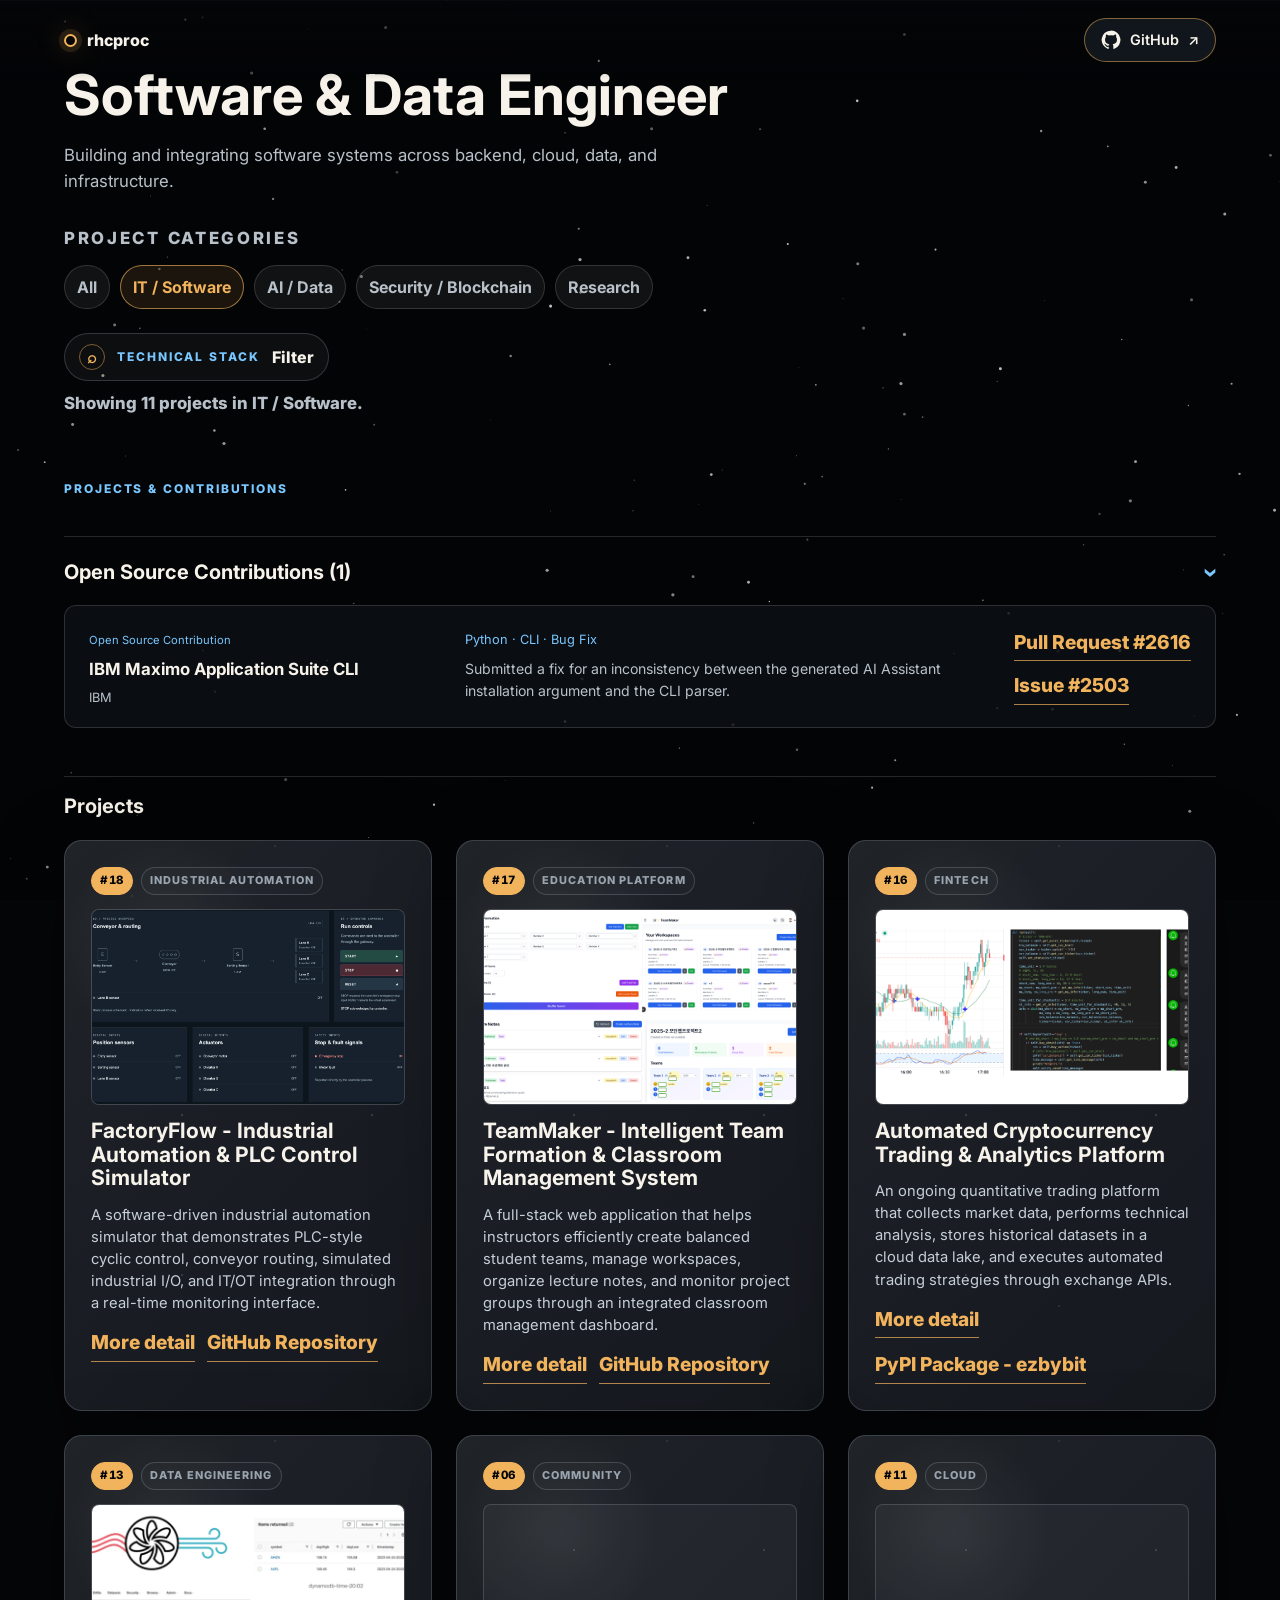
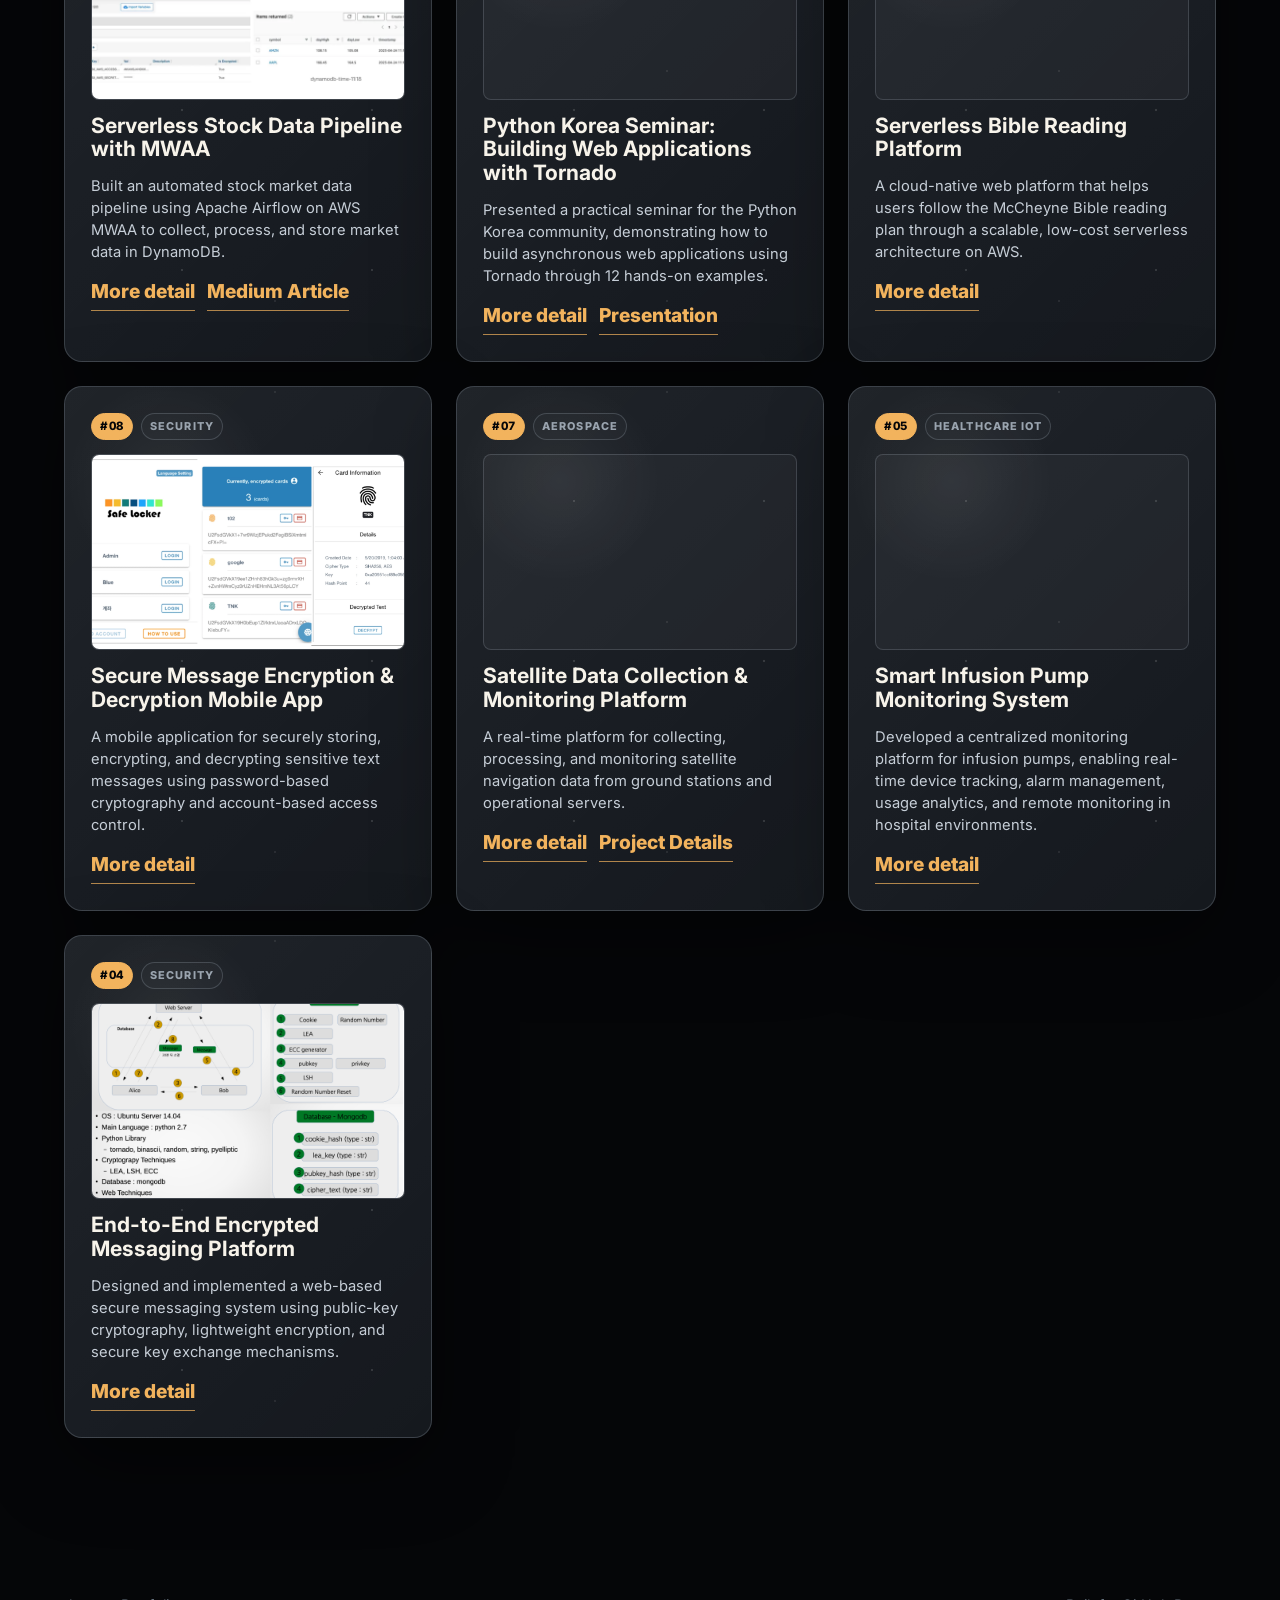
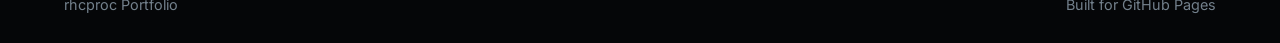
<file: index.html>
<!doctype html>
<html lang="en">
  <head>
    <meta charset="utf-8">
    <base href="/">
    <meta name="viewport" content="width=device-width, initial-scale=1">
    <meta name="description" content="A cinematic portfolio by RHCProc, featuring selected engineering projects.">
    <title>rhcproc | Portfolio</title>
    <link rel="preconnect" href="https://fonts.googleapis.com">
    <link rel="preconnect" href="https://fonts.gstatic.com" crossorigin>
    <link href="https://fonts.googleapis.com/css2?family=Inter:wght@400;500;600;700;800&display=swap" rel="stylesheet">
    <link rel="stylesheet" href="styles.css?v=20261025-1">
  </head>
  <body>
    <canvas class="starfield" aria-hidden="true"></canvas>

    <header class="site-header">
      <a class="brand" href="#top" aria-label="rhcproc home">
        <span class="brand-mark"></span>
        <span>rhcproc</span>
      </a>
      <a class="github-link" href="https://github.com/rhcproc" target="_blank" rel="noopener noreferrer" aria-label="Visit rhcproc on GitHub (opens in a new tab)">
        <svg width="20" height="20" viewBox="0 0 24 24" fill="currentColor" aria-hidden="true" focusable="false">
          <path d="M12 .75a11.25 11.25 0 0 0-3.558 21.922c.563.104.769-.244.769-.542 0-.267-.01-.975-.015-1.914-3.13.68-3.791-1.51-3.791-1.51-.512-1.3-1.25-1.646-1.25-1.646-1.023-.7.078-.686.078-.686 1.13.08 1.725 1.16 1.725 1.16 1.006 1.724 2.64 1.226 3.283.938.102-.73.394-1.227.716-1.51-2.499-.284-5.126-1.25-5.126-5.562 0-1.228.44-2.232 1.16-3.02-.116-.285-.503-1.43.11-2.98 0 0 .945-.302 3.094 1.154a10.78 10.78 0 0 1 5.63 0c2.148-1.456 3.091-1.154 3.091-1.154.615 1.55.228 2.695.112 2.98.722.788 1.158 1.792 1.158 3.02 0 4.323-2.631 5.275-5.138 5.554.404.35.766 1.04.766 2.097 0 1.514-.014 2.735-.014 3.107 0 .3.203.65.774.54A11.252 11.252 0 0 0 12 .75Z"/>
        </svg>
        <span>GitHub</span>
        <span aria-hidden="true">↗</span>
      </a>
    </header>

    <main id="top">

      <section id="about" class="section split-section">
        <div class="about-copy">
          <div class="portfolio-intro">
            <h1>Software &amp; Data Engineer</h1>
            <p>Building and integrating software systems across backend, cloud, data, and infrastructure.</p>
          </div>
          <nav class="category-panel" aria-label="Project categories">
            <p class="eyebrow">Project Categories</p>
            <ul class="skill-list" data-category-filters>
              <li><button type="button" data-category-filter="all" aria-pressed="false">All</button></li>
              <li><button type="button" data-category-filter="software" aria-pressed="true">IT / Software</button></li>
              <li><button type="button" data-category-filter="ai" aria-pressed="false">AI / Data</button></li>
              <li><button type="button" data-category-filter="security" aria-pressed="false">Security / Blockchain</button></li>
              <li><button type="button" data-category-filter="research" aria-pressed="false">Research</button></li>
            </ul>
          </nav>
          <details class="filter-panel">
            <summary>
              <span class="filter-icon" aria-hidden="true">⌕</span>
              <span class="eyebrow">Technical Stack</span>
              <span>Filter</span>
            </summary>
            <label class="filter-search">
              <span>Search stack</span>
              <input type="search" placeholder="Type a skill..." data-skill-search>
            </label>
            <div class="filter-progress" data-filter-progress hidden aria-hidden="true">
              <span></span>
            </div>
            <ul class="skill-list" aria-label="Technical skill filters" data-skill-filters>
            </ul>
          </details>
          <p class="filter-count" data-filter-count aria-live="polite"></p>
        </div>
      </section>


      <section id="projects" class="section">
        <p class="eyebrow">Projects &amp; Contributions</p>
        <div class="project-grid" data-project-grid>
        </div>
      </section>

      

      
    </main>

    <footer class="site-footer">
      <span>rhcproc Portfolio</span>
      <span>Built for GitHub Pages</span>
    </footer>

    <dialog class="project-modal" id="project-modal" aria-labelledby="modal-title">
      <div class="modal-shell">
        <button class="modal-close" type="button" data-close-modal aria-label="Close project detail">Close</button>
        <button class="modal-arrow modal-arrow-left" type="button" data-project-prev aria-label="Previous project">
          <span aria-hidden="true">&larr;</span>
        </button>
        <button class="modal-arrow modal-arrow-right" type="button" data-project-next aria-label="Next project">
          <span aria-hidden="true">&rarr;</span>
        </button>
        <div class="project-meta" id="modal-tags"></div>
        <h2 id="modal-title"></h2>
        <p class="modal-summary" id="modal-summary"></p>
        <figure class="modal-image-frame">
          <img id="modal-image" src="assets/stellar-hero.png" alt="">
        </figure>
        <dl class="project-details modal-details" id="modal-details"></dl>
        <div class="modal-body">
          <div>
            <h3>What it does</h3>
            <p id="modal-story"></p>
          </div>
          <div>
            <h3>Key outcomes</h3>
            <ul id="modal-outcomes"></ul>
          </div>
        </div>
        <div class="project-links modal-links" id="modal-links"></div>
      </div>
    </dialog>

    <script src="script.js?v=20261124-web3-projects"></script>
  </body>
</html>
</file>
<file: styles.css>
:root {
  color-scheme: dark;
  --bg: #050608;
  --panel: rgba(13, 17, 22, 0.78);
  --panel-strong: rgba(19, 24, 31, 0.92);
  --text: #f7f3ea;
  --muted: #b8c1c9;
  --faint: #73808c;
  --gold: #f2b35d;
  --blue: #79c7ff;
  --line: rgba(255, 255, 255, 0.14);
  --shadow: 0 24px 80px rgba(0, 0, 0, 0.45);
}

* {
  box-sizing: border-box;
}

html {
  scroll-behavior: smooth;
}

body {
  margin: 0;
  background: var(--bg);
  color: var(--text);
  font-family: Inter, system-ui, -apple-system, BlinkMacSystemFont, "Segoe UI", sans-serif;
  line-height: 1.5;
}

a {
  color: inherit;
  text-decoration: none;
}

.starfield {
  position: fixed;
  inset: 0;
  z-index: -2;
  background: #030406;
}

.site-header {
  position: fixed;
  top: 0;
  left: 0;
  right: 0;
  z-index: 20;
  display: flex;
  align-items: center;
  justify-content: space-between;
  gap: 24px;
  padding: 18px clamp(20px, 5vw, 72px);
  background: linear-gradient(180deg, rgba(5, 6, 8, 0.88), rgba(5, 6, 8, 0));
}

.brand,
.nav-links {
  display: flex;
  align-items: center;
}

.brand {
  gap: 10px;
  font-weight: 800;
  letter-spacing: 0;
}

.brand-mark {
  width: 13px;
  height: 13px;
  border: 2px solid var(--gold);
  border-radius: 50%;
  box-shadow: 0 0 0 5px rgba(242, 179, 93, 0.12), 0 0 28px rgba(242, 179, 93, 0.45);
}

.github-link {
  display: inline-flex;
  align-items: center;
  justify-content: center;
  gap: 9px;
  min-height: 44px;
  padding: 10px 16px;
  border: 1px solid rgba(242, 179, 93, 0.5);
  border-radius: 999px;
  background: var(--panel-strong);
  color: var(--text);
  font-size: 0.9rem;
  font-weight: 600;
}

.github-link:hover {
  border-color: var(--gold);
  background: #292016;
  color: var(--gold);
}

.github-link:focus-visible {
  outline: 2px solid var(--gold);
  outline-offset: 4px;
}

.nav-links {
  gap: clamp(14px, 3vw, 34px);
  color: var(--muted);
  font-size: 0.92rem;
  font-weight: 600;
}

.nav-links a:hover {
  color: var(--text);
}

.hero {
  position: relative;
  min-height: 92vh;
  display: grid;
  align-items: end;
  overflow: hidden;
  padding: 140px clamp(20px, 5vw, 72px) clamp(56px, 8vw, 92px);
}

.hero-image {
  position: absolute;
  inset: 0;
  width: 100%;
  height: 100%;
  object-fit: cover;
  z-index: -1;
  filter: saturate(0.95) contrast(1.08);
  transform: scale(1.02);
}

.hero-vignette {
  position: absolute;
  inset: 0;
  z-index: 0;
  background:
    radial-gradient(circle at 72% 42%, rgba(242, 179, 93, 0.08), transparent 24%),
    linear-gradient(90deg, rgba(5, 6, 8, 0.96) 0%, rgba(5, 6, 8, 0.64) 39%, rgba(5, 6, 8, 0.12) 72%),
    linear-gradient(180deg, rgba(5, 6, 8, 0.12), rgba(5, 6, 8, 0.86));
}

.hero-content {
  position: relative;
  z-index: 1;
  max-width: 860px;
}

.eyebrow {
  margin: 0 0 14px;
  color: var(--blue);
  font-size: 0.75rem;
  font-weight: 800;
  letter-spacing: 0.16em;
  text-transform: uppercase;
}

h1,
h2,
h3,
p {
  overflow-wrap: anywhere;
}

h1 {
  max-width: 920px;
  margin: 0;
  font-size: clamp(3.1rem, 9vw, 7.8rem);
  line-height: 0.9;
  letter-spacing: 0;
}

.hero-copy {
  max-width: 680px;
  margin: 28px 0 0;
  color: var(--muted);
  font-size: clamp(1rem, 2vw, 1.24rem);
}

.hero-actions,
.contact-actions,
.project-links {
  display: flex;
  flex-wrap: wrap;
  gap: 12px;
}

.hero-actions {
  margin-top: 34px;
}

.button {
  min-height: 46px;
  display: inline-flex;
  align-items: center;
  justify-content: center;
  border: 1px solid var(--line);
  border-radius: 8px;
  padding: 12px 18px;
  font-weight: 800;
  transition: transform 180ms ease, border-color 180ms ease, background 180ms ease;
}

.button:hover {
  transform: translateY(-2px);
}

.button.primary {
  background: var(--text);
  color: #07080a;
}

.button.secondary {
  background: rgba(255, 255, 255, 0.07);
  color: var(--text);
  backdrop-filter: blur(16px);
}

.intro-band {
  display: grid;
  grid-template-columns: repeat(3, minmax(0, 1fr));
  gap: 1px;
  background: var(--line);
  border-top: 1px solid var(--line);
  border-bottom: 1px solid var(--line);
}

.metric {
  min-height: 176px;
  padding: clamp(22px, 4vw, 42px);
  background: rgba(7, 9, 12, 0.86);
}

.metric span {
  color: var(--gold);
  font-weight: 800;
}

.metric strong {
  display: block;
  margin-top: 12px;
  font-size: 1.08rem;
}

.metric p {
  max-width: 360px;
  margin: 8px 0 0;
  color: var(--muted);
}

.section,
.contact-section {
  padding: clamp(70px, 10vw, 132px) clamp(20px, 5vw, 72px);
}

#about.section {
  padding-top: clamp(38px, 5vw, 72px);
  padding-bottom: clamp(14px, 2vw, 28px);
}

#projects.section {
  padding-top: clamp(18px, 3vw, 42px);
}

.section-heading {
  max-width: 760px;
  margin-bottom: 34px;
}

h2 {
  margin: 0;
  font-size: clamp(2.2rem, 5vw, 4.6rem);
  line-height: 0.98;
  letter-spacing: 0;
}

.section-heading p:not(.eyebrow),
.about-copy p {
  color: var(--muted);
  font-size: 1.05rem;
}

.project-grid {
  display: grid;
  grid-template-columns: repeat(3, minmax(0, 1fr));
  gap: clamp(16px, 2vw, 24px);
}

.project-card {
  position: relative;
  min-height: 370px;
  display: flex;
  flex-direction: column;
  gap: 14px;
  overflow: hidden;
  border: 1px solid rgba(183, 196, 210, 0.22);
  border-radius: 18px;
  padding: clamp(18px, 2.4vw, 26px);
  background:
    radial-gradient(circle at 28% 18%, rgba(255, 255, 255, 0.06), transparent 20%),
    linear-gradient(135deg, rgba(255, 255, 255, 0.065), rgba(255, 255, 255, 0.018)),
    rgba(18, 23, 29, 0.9);
  box-shadow: var(--shadow);
  opacity: 1;
  transition:
    opacity 260ms ease,
    transform 260ms ease,
    border-color 180ms ease,
    background 180ms ease;
  cursor: pointer;
}

.project-card::before {
  content: "";
  position: absolute;
  inset: 0;
  pointer-events: none;
  background-image:
    radial-gradient(circle, rgba(255, 255, 255, 0.24) 0 1px, transparent 1.6px),
    radial-gradient(circle, rgba(255, 255, 255, 0.14) 0 1px, transparent 1.5px);
  background-position: 22px 34px, 80px 120px;
  background-size: 190px 160px, 260px 230px;
  opacity: 0.56;
}

.project-card:hover {
  transform: translateY(-4px);
  border-color: rgba(183, 196, 210, 0.42);
}

.project-card.is-entering {
  animation: card-filter-in 360ms cubic-bezier(0.2, 0.8, 0.2, 1) both;
}

.project-card.featured {
  grid-row: span 2;
  min-height: 370px;
  background:
    radial-gradient(circle at 80% 16%, rgba(242, 179, 93, 0.18), transparent 28%),
    radial-gradient(circle at 25% 20%, rgba(121, 199, 255, 0.08), transparent 24%),
    linear-gradient(135deg, rgba(255, 255, 255, 0.075), rgba(255, 255, 255, 0.02)),
    rgba(18, 23, 29, 0.94);
}

.project-card-thumb {
  position: relative;
  z-index: 1;
  width: 100%;
  aspect-ratio: 16 / 10;
  margin: 0;
  overflow: hidden;
  border: 1px solid rgba(183, 196, 210, 0.2);
  border-radius: 8px;
  background: rgba(255, 255, 255, 0.04);
}

.project-card-thumb img {
  width: 100%;
  height: 100%;
  display: block;
  object-fit: cover;
}

.project-meta {
  position: relative;
  z-index: 1;
  display: flex;
  flex-wrap: wrap;
  gap: 8px;
  color: #9aa4af;
  font-size: clamp(0.68rem, 0.8vw, 0.78rem);
  font-weight: 800;
  letter-spacing: 0.1em;
  text-transform: uppercase;
}

.project-meta span {
  border: 1px solid rgba(183, 196, 210, 0.22);
  border-radius: 999px;
  padding: 7px 11px;
  background: rgba(255, 255, 255, 0.018);
}

.project-meta span:first-child {
  border-color: var(--gold);
  background: var(--gold);
  color: var(--bg);
  padding: 4px 8px;
  align-self: center;
  font-size: 0.72rem;
  font-weight: 800;
  font-variant-numeric: tabular-nums;
  letter-spacing: 0.06em;
}

.project-card .project-meta span {
  padding: 4px 8px;
}

.project-card h3 {
  position: relative;
  z-index: 1;
  margin: 0;
  font-size: clamp(1.28rem, 1.65vw, 1.72rem);
  line-height: 1.12;
}

.project-card p {
  position: relative;
  z-index: 1;
  margin: 0;
  color: #c6ced7;
  font-size: clamp(0.92rem, 1vw, 1.04rem);
  line-height: 1.5;
}

.project-card > .project-details {
  display: none;
}

.project-details {
  position: relative;
  z-index: 1;
  display: grid;
  gap: 14px;
  margin: auto 0 0;
}

.project-details div {
  display: grid;
  grid-template-columns: 150px 1fr;
  gap: 16px;
  border-top: 1px solid rgba(183, 196, 210, 0.2);
  padding-top: 20px;
}

dt {
  color: #8d98a4;
  font-size: 0.9rem;
  font-weight: 800;
  text-transform: uppercase;
}

dd {
  margin: 0;
  color: var(--text);
  font-size: clamp(1rem, 1.4vw, 1.35rem);
  font-weight: 600;
}

.project-links {
  position: relative;
  z-index: 1;
  align-items: center;
}

.project-links a,
.project-links button {
  appearance: none;
  border: 0;
  border-bottom: 1px solid rgba(242, 179, 93, 0.7);
  padding: 0 0 4px;
  background: transparent;
  border-bottom: 1px solid rgba(242, 179, 93, 0.7);
  color: var(--gold);
  font: inherit;
  font-size: clamp(1rem, 1.5vw, 1.25rem);
  font-weight: 800;
  cursor: pointer;
}

.project-modal {
  width: min(980px, calc(100vw - 32px));
  max-height: min(88vh, 900px);
  border: 1px solid rgba(183, 196, 210, 0.28);
  border-radius: 18px;
  padding: 0;
  overflow: hidden;
  color: var(--text);
  background: rgba(18, 23, 29, 0.98);
  box-shadow: 0 30px 120px rgba(0, 0, 0, 0.72);
}

.project-modal::backdrop {
  background: rgba(0, 0, 0, 0.72);
  backdrop-filter: blur(10px);
}

.modal-shell {
  position: relative;
  max-height: min(88vh, 900px);
  overflow-y: auto;
  padding: clamp(28px, 5vw, 58px);
  background:
    radial-gradient(circle at 86% 12%, rgba(242, 179, 93, 0.16), transparent 26%),
    radial-gradient(circle at 12% 20%, rgba(121, 199, 255, 0.1), transparent 28%);
}

.modal-shell::before {
  content: "";
  position: absolute;
  inset: 0;
  pointer-events: none;
  background-image: radial-gradient(circle, rgba(255, 255, 255, 0.22) 0 1px, transparent 1.6px);
  background-size: 210px 180px;
  opacity: 0.4;
}

.modal-close {
  position: sticky;
  top: 0;
  z-index: 3;
  float: right;
  border: 1px solid rgba(183, 196, 210, 0.28);
  border-radius: 999px;
  padding: 9px 14px;
  background: rgba(5, 6, 8, 0.72);
  color: var(--muted);
  font: inherit;
  font-weight: 800;
  cursor: pointer;
}

.modal-arrow {
  position: sticky;
  top: 50%;
  z-index: 4;
  width: 48px;
  height: 48px;
  display: flex;
  align-items: center;
  justify-content: center;
  border: 1px solid rgba(183, 196, 210, 0.24);
  border-radius: 50%;
  padding: 0;
  background: rgba(5, 6, 8, 0.78);
  color: var(--text);
  font: inherit;
  font-size: 1.3rem;
  font-weight: 900;
  cursor: pointer;
  transform: translateY(-50%);
  box-shadow: 0 12px 40px rgba(0, 0, 0, 0.36);
}

.modal-arrow-left {
  float: left;
  margin-left: calc(clamp(28px, 5vw, 58px) * -0.72);
}

.modal-arrow-right {
  float: right;
  margin-right: calc(clamp(28px, 5vw, 58px) * -2.05);
}

.modal-arrow:hover {
  border-color: rgba(242, 179, 93, 0.55);
  color: var(--gold);
}

.modal-arrow:disabled {
  opacity: 0.42;
  cursor: not-allowed;
}

.project-modal h2 {
  position: relative;
  z-index: 1;
  clear: both;
  max-width: 760px;
  margin-top: 34px;
}

.modal-summary {
  position: relative;
  z-index: 1;
  max-width: 780px;
  margin: 22px 0 36px;
  color: #c6ced7;
  font-size: clamp(1.1rem, 2vw, 1.45rem);
}

.modal-image-frame {
  position: relative;
  z-index: 1;
  width: 100%;
  aspect-ratio: 16 / 9;
  margin: 0 0 34px;
  overflow: hidden;
  border: 1px solid rgba(183, 196, 210, 0.2);
  border-radius: 14px;
  background: rgba(5, 6, 8, 0.55);
  box-shadow: inset 0 0 60px rgba(0, 0, 0, 0.28);
}

.modal-image-frame img {
  width: 100%;
  height: 100%;
  display: block;
  object-fit: contain;
}

.modal-details {
  margin-bottom: 34px;
}

.modal-body {
  position: relative;
  z-index: 1;
  display: grid;
  grid-template-columns: 1fr 1fr;
  gap: 28px;
  border-top: 1px solid rgba(183, 196, 210, 0.2);
  padding-top: 28px;
}

.modal-body h3 {
  margin: 0 0 12px;
  font-size: 1rem;
  color: #8d98a4;
  text-transform: uppercase;
}

.modal-body p,
.modal-body li {
  color: #c6ced7;
  font-size: 1rem;
}

.modal-body ul {
  display: grid;
  gap: 10px;
  margin: 0;
  padding-left: 20px;
}

.modal-links {
  margin-top: 34px;
}

.split-section {
  display: grid;
  grid-template-columns: 1fr;
  gap: clamp(30px, 6vw, 92px);
  border-top: 1px solid var(--line);
}

.filter-panel {
  width: 100%;
}

.filter-panel summary {
  display: inline-flex;
  align-items: center;
  gap: 12px;
  border: 1px solid rgba(183, 196, 210, 0.22);
  border-radius: 999px;
  padding: 10px 14px;
  background: rgba(255, 255, 255, 0.045);
  color: var(--text);
  font-weight: 800;
  cursor: pointer;
}

.filter-panel summary::marker {
  color: var(--gold);
}

.filter-panel summary .eyebrow {
  margin: 0;
}

.filter-icon {
  width: 26px;
  height: 26px;
  display: inline-flex;
  align-items: center;
  justify-content: center;
  border: 1px solid rgba(242, 179, 93, 0.48);
  border-radius: 50%;
  color: var(--gold);
  font-size: 1rem;
  line-height: 1;
}

.filter-search {
  max-width: 360px;
  display: grid;
  gap: 8px;
  margin-top: 18px;
  color: var(--faint);
  font-size: 0.82rem;
  font-weight: 800;
  text-transform: uppercase;
}

.filter-search input {
  width: 100%;
  border: 1px solid rgba(183, 196, 210, 0.22);
  border-radius: 999px;
  padding: 11px 14px;
  background: rgba(255, 255, 255, 0.06);
  color: var(--text);
  font: inherit;
  font-weight: 700;
}

.filter-search input::placeholder {
  color: var(--faint);
}

.filter-progress {
  width: min(360px, 100%);
  height: 3px;
  margin-top: 14px;
  overflow: hidden;
  border-radius: 999px;
  background: rgba(183, 196, 210, 0.13);
}

.filter-progress span {
  display: block;
  width: 100%;
  height: 100%;
  border-radius: inherit;
  background: linear-gradient(90deg, var(--blue), var(--gold));
  transform: scaleX(0);
  transform-origin: left;
}

.filter-progress.is-active span {
  animation: filter-progress 520ms cubic-bezier(0.2, 0.8, 0.2, 1) both;
}

.filter-count {
  min-height: 1.35em;
  margin: 10px 0 0;
  color: var(--muted);
  font-size: 0.88rem;
  font-weight: 800;
}

.skill-list {
  display: flex;
  flex-wrap: wrap;
  gap: 10px;
  margin: 14px 0 0;
  padding: 0;
  list-style: none;
}

.skill-list button {
  display: inline-flex;
  align-items: center;
  justify-content: center;
  gap: 8px;
  max-width: 100%;
  min-height: 44px;
  border: 1px solid var(--line);
  border-radius: 999px;
  padding: 8px 12px;
  background: rgba(255, 255, 255, 0.06);
  color: var(--muted);
  font: inherit;
  font-weight: 700;
  cursor: pointer;
}

.skill-list button span:first-child {
  min-width: 0;
  overflow-wrap: anywhere;
}

.skill-count {
  flex: 0 0 auto;
  min-width: 1.85em;
  border: 1px solid rgba(183, 196, 210, 0.18);
  border-radius: 999px;
  padding: 2px 7px;
  color: var(--blue);
  font-size: 0.78em;
  line-height: 1.2;
  text-align: center;
  background: rgba(121, 199, 255, 0.08);
}

.skill-list button:hover,
.skill-list button[aria-pressed="true"] {
  border-color: rgba(242, 179, 93, 0.62);
  color: var(--gold);
  background: rgba(242, 179, 93, 0.1);
}

.skill-list button:hover .skill-count,
.skill-list button[aria-pressed="true"] .skill-count {
  border-color: rgba(242, 179, 93, 0.36);
  color: var(--text);
  background: rgba(242, 179, 93, 0.16);
}

.skill-more-button {
  border-color: rgba(242, 179, 93, 0.38);
  color: var(--gold);
  background: rgba(242, 179, 93, 0.08);
}

.skill-more-icon {
  width: 1.3em;
  height: 1.3em;
  display: inline-flex;
  align-items: center;
  justify-content: center;
  border: 1px solid rgba(242, 179, 93, 0.38);
  border-radius: 50%;
  line-height: 1;
}

.project-card.is-hidden,
.contribution-entry.is-hidden {
  display: none;
}

.skill-list li.is-collapsed-hidden,
.skill-list li.is-hidden {
  display: none;
}

@keyframes filter-progress {
  0% {
    transform: scaleX(0);
    opacity: 0.72;
  }

  62% {
    transform: scaleX(0.78);
    opacity: 1;
  }

  100% {
    transform: scaleX(1);
    opacity: 0;
  }
}

@keyframes card-filter-in {
  from {
    opacity: 0;
    transform: translateY(12px) scale(0.985);
  }

  to {
    opacity: 1;
    transform: translateY(0) scale(1);
  }
}

@media (prefers-reduced-motion: reduce) {
  .project-card,
  .filter-progress span {
    animation: none;
    transition: none;
  }
}

.contact-section {
  display: grid;
  grid-template-columns: minmax(0, 1fr) auto;
  align-items: end;
  gap: 28px;
  background:
    radial-gradient(circle at 16% 40%, rgba(121, 199, 255, 0.13), transparent 30%),
    linear-gradient(180deg, rgba(255, 255, 255, 0.035), rgba(255, 255, 255, 0.01));
  border-top: 1px solid var(--line);
  border-bottom: 1px solid var(--line);
}

.contact-section h2 {
  max-width: 850px;
}

.site-footer {
  display: flex;
  justify-content: space-between;
  gap: 20px;
  padding: 28px clamp(20px, 5vw, 72px);
  color: var(--faint);
  font-size: 0.9rem;
}

@media (max-width: 820px) {
  .site-header {
    align-items: center;
    padding-top: 16px;
  }

  .nav-links {
    gap: 12px;
    font-size: 0.84rem;
  }

  .hero {
    min-height: 88vh;
    padding-top: 112px;
  }

  .hero-vignette {
    background:
      linear-gradient(90deg, rgba(5, 6, 8, 0.96), rgba(5, 6, 8, 0.54)),
      linear-gradient(180deg, rgba(5, 6, 8, 0.1), rgba(5, 6, 8, 0.9));
  }

  .intro-band,
  .split-section,
  .contact-section {
    grid-template-columns: 1fr;
  }

  .project-grid {
    grid-template-columns: repeat(2, minmax(0, 1fr));
  }

  .project-card.featured {
    grid-row: auto;
    min-height: 300px;
  }

  .modal-body {
    grid-template-columns: 1fr;
  }

  .modal-arrow {
    width: 42px;
    height: 42px;
  }

  .modal-arrow-left {
    margin-left: -12px;
  }

  .modal-arrow-right {
    margin-right: -48px;
  }

  .contact-actions {
    justify-content: flex-start;
  }
}

@media (max-width: 560px) {
  .site-header {
    position: absolute;
    flex-direction: row;
  }

  h1 {
    font-size: clamp(2.85rem, 16vw, 4.6rem);
  }

  .hero-actions,
  .contact-actions {
    flex-direction: column;
  }

  .button {
    width: 100%;
  }

  .project-details div {
    grid-template-columns: 1fr;
    gap: 4px;
  }

  .project-card {
    min-height: 280px;
    border-radius: 14px;
  }

  .project-grid {
    grid-template-columns: 1fr;
  }

  .project-meta span {
    padding: 8px 12px;
  }

  .site-footer {
    flex-direction: column;
  }
}

@media (prefers-reduced-motion: reduce) {
  html {
    scroll-behavior: auto;
  }

  .button {
    transition: none;
  }
}

.portfolio-intro { margin-bottom: 32px; }
.portfolio-intro h1 { font-size: clamp(2rem, 5vw, 3.5rem); line-height: 1.1; }
.portfolio-intro p { max-width: 680px; color: var(--muted); }
.category-panel { margin-bottom: 24px; }
.project-subtitle { color: var(--blue); font-size: 0.88rem; }
.link-placeholder { color: var(--muted); font-size: 0.88rem; }

.project-group-heading {
  grid-column: 1 / -1;
  margin: 24px 0 0;
  padding-top: 20px;
  border-top: 1px solid var(--line);
  font-size: 1.25rem;
  color: var(--text);
}

.project-card .project-type {
  color: var(--blue);
  font-size: 0.78rem;
  font-weight: 600;
}

.contribution-entry {
  grid-column: 1 / -1;
  display: grid;
  grid-template-columns: minmax(220px, 1fr) minmax(0, 1.5fr) auto;
  align-items: center;
  gap: 20px 28px;
  padding: 20px 24px;
  border: 1px solid var(--line);
  border-radius: 12px;
  background: var(--panel);
}

.contribution-entry h3 {
  margin: 8px 0 6px;
  font-size: 1.05rem;
  line-height: 1.4;
}

.contribution-entry p { margin: 0; }
.contribution-badge { color: var(--blue); font-size: 0.7rem; }
.contribution-organization { color: var(--muted); font-size: 0.8rem; }
.contribution-tags { color: var(--blue); font-size: 0.8rem; }
.contribution-entry .contribution-summary {
  margin-top: 8px;
  color: var(--muted);
  font-size: 0.88rem;
  line-height: 1.6;
}
.contribution-links { margin: 0; flex-direction: column; align-items: flex-start; gap: 10px; }
.contribution-links a { white-space: nowrap; }

@media (max-width: 760px) {
  .contribution-entry { grid-template-columns: 1fr; gap: 14px; padding: 18px; }
  .contribution-links { flex-direction: row; flex-wrap: wrap; gap: 12px 20px; }
}

.contribution-section { grid-column: 1 / -1; min-width: 0; }
.contribution-section .project-group-heading { margin: 24px 0 0; }
.contribution-toggle {
  display: flex;
  align-items: center;
  justify-content: space-between;
  gap: 16px;
  width: 100%;
  padding: 4px 0;
  border: 0;
  background: transparent;
  color: var(--text);
  font: inherit;
  text-align: left;
  cursor: pointer;
}
.contribution-toggle:hover { color: var(--blue); }
.contribution-toggle:focus-visible { outline: 2px solid var(--blue); outline-offset: 6px; border-radius: 2px; }
.contribution-chevron { color: var(--blue); font-size: 1.5rem; line-height: 1; }
.contribution-toggle[aria-expanded="true"] .contribution-chevron { transform: rotate(90deg); }
.contribution-entries { display: grid; gap: 12px; margin-top: 16px; }
.contribution-entries[hidden], .contribution-section[hidden] { display: none; }
</file>
